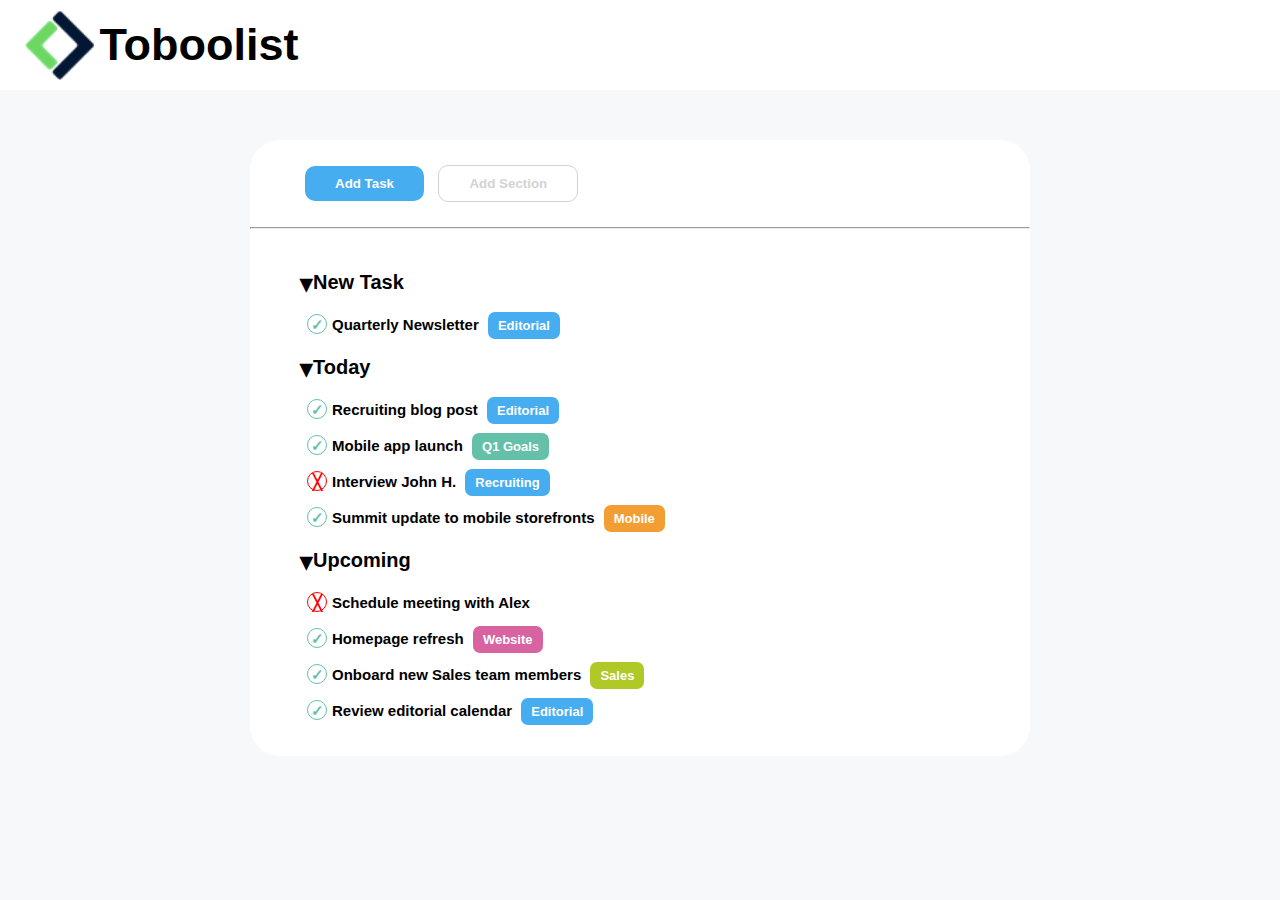
<file: index.html>
<!DOCTYPE html>
<html lang="en">
<head>
    <meta charset="UTF-8">
    <meta http-equiv="X-UA-Compatible" content="IE=edge">
    <meta name="viewport" content="width=device-width, initial-scale=1.0">
    <title>Toboolist- Cose da fare.</title>
    <link rel="stylesheet" href="css/style.css">
</head>

<body>
    <!-- header -->
    <header class="banner">
        <img class="logo-img" src="img/logo.png" alt="logo toboolist">
        <span class="logo-text">Toboolist</span>
    </header>
    <!-- main -->
    <main>

        <div class="container">
            <!-- settore tasti -->
            <div class="content">
                <section class="boxed">
                    <button class="btn btn-1">Add Task</button>
                    <button class="btn btn-2">Add Section</button>
                </section>

                <hr>
            <!-- parte check list -->
                <div class="boxed">
                    <ul>
                        <li class="task-list">
                            <span class="trng" >&#9662;</span>New Task
                            <ul>
                                <li class="list-point">
                                    <span class="icon checked">&check;</span>Quarterly Newsletter
                                    <span class="tag editorial">Editorial</span>
                                </li>
                            </ul>
                        </li>

                        <li class="task-list">
                            <span class="trng">&#9662;</span>Today
                            <ul>
                                <li class="list-point">
                                    <span class="icon checked">&check;</span>Recruiting blog post
                                    <span class="tag editorial">Editorial</span>
                                </li>

                                <li class="list-point">
                                    <span class="icon checked">&check;</span>Mobile app launch
                                    <span class="tag goals">Q1 Goals</span>
                                </li>

                                <li class="list-point">
                                    <span class="icon crossed">&#9587;</span>Interview John H.
                                    <span class="tag recruiting">Recruiting</span>
                                </li>

                                <li class="list-point">
                                    <span class="icon checked">&check;</span>Summit update to mobile storefronts
                                    <span class="tag mobile">Mobile</span>
                                </li>
                            </ul>
                        </li>

                        <li class="task-list">
                            <span class="trng">&#9662;</span>Upcoming
                            <ul>

                                <li class="list-point">
                                    <span class="icon crossed">&#9587;</span>Schedule meeting with Alex
                                </li>
                                
                                <li class="list-point">
                                    <span class="icon checked">&check;</span>Homepage refresh
                                    <span class="tag website">Website</span>
                                </li>

                                <li class="list-point">
                                    <span class="icon checked">&check;</span>Onboard new Sales team members
                                    <span class="tag sales">Sales</span>
                                </li>

                                <li class="list-point">
                                    <span class="icon checked">&check;</span>Review editorial calendar
                                    <span class="tag editorial">Editorial</span>
                                </li>
                            </ul>
                        </li>
                    </ul>
                </div>

            </div>
        </div>
    </main>

    
</body>

</html>
</file>
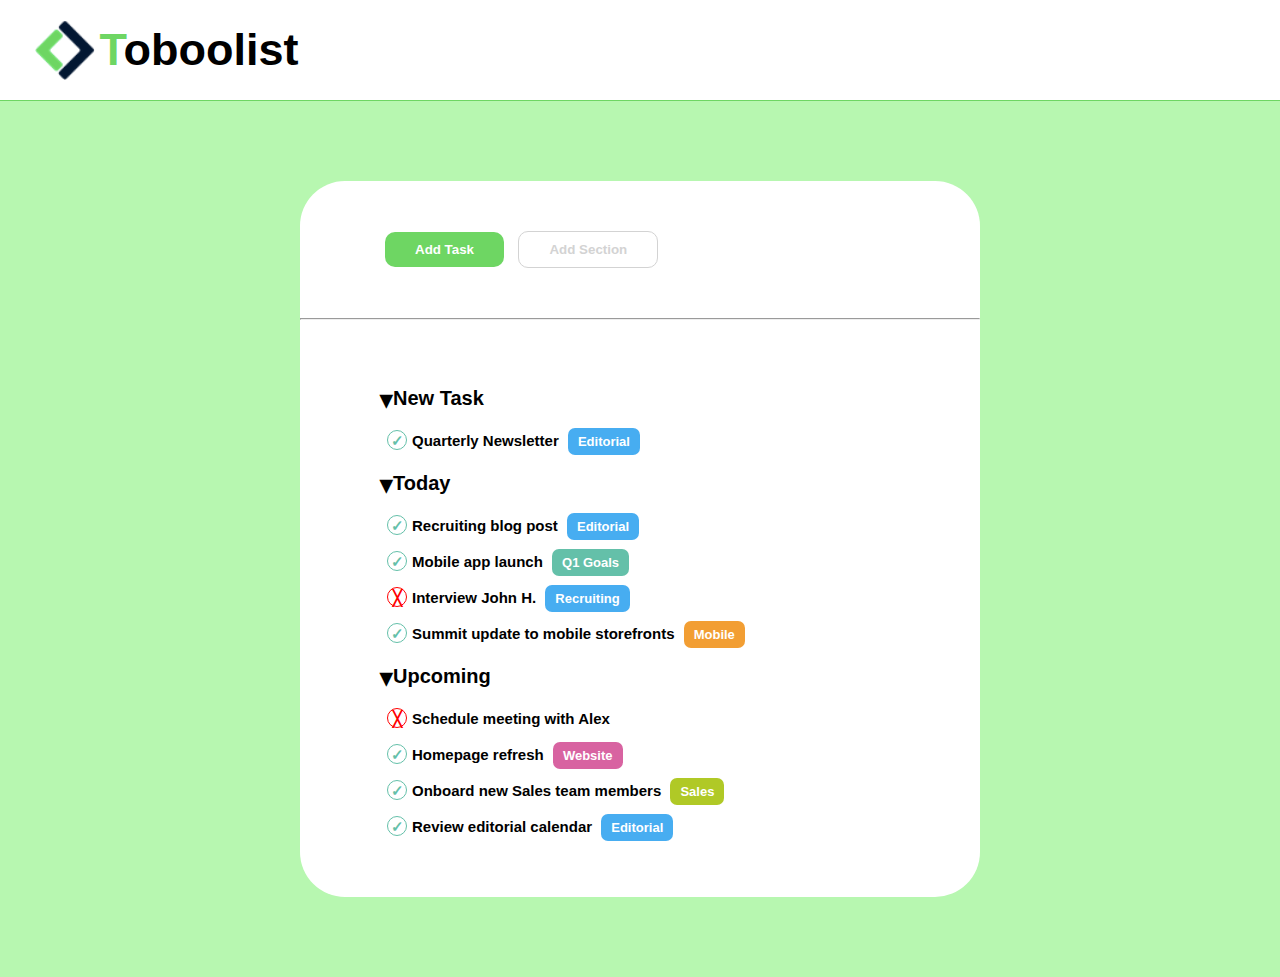
<file: bonus/index.html>
<!DOCTYPE html>
<html lang="en">
<head>
    <meta charset="UTF-8">
    <meta http-equiv="X-UA-Compatible" content="IE=edge">
    <meta name="viewport" content="width=device-width, initial-scale=1.0">
    <title>Toboolist- Cose da fare.</title>
    <link rel="stylesheet" href="css/style.css">
</head>

<body>
    <!-- header -->
    <header class="banner">
        <img class="logo-img" src="img/logo.png" alt="logo toboolist">
        <span class="logo-text">
            <span class="t-text">T</span>oboolist</span>
    </header>
    <!-- main -->
    <main>

        <div class="container">
            <!-- settore tasti -->
            <div class="content">
                <section class="boxed">
                    <button class="btn btn-1">Add Task</button>
                    <button class="btn btn-2">Add Section</button>
                </section>

                <hr>
            <!-- parte check list -->
                <div class="boxed">
                    <ul>
                        <li class="task-list">
                            <span class="trng" >&#9662;</span>New Task
                            <ul>
                                <li class="list-point">
                                    <span class="icon checked">&check;</span>Quarterly Newsletter
                                    <span class="tag editorial">Editorial</span>
                                </li>
                            </ul>
                        </li>

                        <li class="task-list">
                            <span class="trng">&#9662;</span>Today
                            <ul>
                                <li class="list-point">
                                    <span class="icon checked">&check;</span>Recruiting blog post
                                    <span class="tag editorial">Editorial</span>
                                </li>

                                <li class="list-point">
                                    <span class="icon checked">&check;</span>Mobile app launch
                                    <span class="tag goals">Q1 Goals</span>
                                </li>

                                <li class="list-point">
                                    <span class="icon crossed">&#9587;</span>Interview John H.
                                    <span class="tag recruiting">Recruiting</span>
                                </li>

                                <li class="list-point">
                                    <span class="icon checked">&check;</span>Summit update to mobile storefronts
                                    <span class="tag mobile">Mobile</span>
                                </li>
                            </ul>
                        </li>

                        <li class="task-list">
                            <span class="trng">&#9662;</span>Upcoming
                            <ul>

                                <li class="list-point">
                                    <span class="icon crossed">&#9587;</span>Schedule meeting with Alex
                                </li>
                                
                                <li class="list-point">
                                    <span class="icon checked">&check;</span>Homepage refresh
                                    <span class="tag website">Website</span>
                                </li>

                                <li class="list-point">
                                    <span class="icon checked">&check;</span>Onboard new Sales team members
                                    <span class="tag sales">Sales</span>
                                </li>

                                <li class="list-point">
                                    <span class="icon checked">&check;</span>Review editorial calendar
                                    <span class="tag editorial">Editorial</span>
                                </li>
                            </ul>
                        </li>
                    </ul>
                </div>

            </div>
        </div>
    </main>

    
</body>

</html>
</file>
<file: css/style.css>
*{
    margin: 0;
    padding: 0;
    box-sizing: border-box;
    font-family: arial;
}

/* COMMON */
body{
    background-color: #f6f8f9;
}

.container{
    padding: 50px 250px;
}

.content{
    background-color: white;
    border-radius: 30px;
}

.boxed{
    padding: 20px 50px;
}

.task-list{
    list-style: none;
}

.list-point{
    list-style: none;
}

.btn{
    padding:10px 30px;
    margin:5px;
    border-radius: 10px;
    border-style: none;
    font-weight:600;                             
}

.icon{
    display: inline-block;
    text-align: center;
    width: 20px;
    height: 20px;
    line-height: 20px;
    margin-right: 5px;
    border-radius: 50%;
    font-size: 15px

}

.checked{
    color: #64c0a9;
    background-color: white;
    border: 1px solid #64c0a9;
}

.crossed{
    color: red;
    background-color: white;
    border: 1px solid red;
}

/* header */
.banner{
    background-color: white;
    padding: 10px;

}

.logo-img{
    width: 70px;
    margin-left: 15px;
    vertical-align: middle;
}

.logo-text{
    font-size: 45px;
    vertical-align: middle;
    font-weight: 700;
}


/* main */
.btn-1{
    background-color: #47adf1;
    color: white;
}

.btn-2{
    background-color: white;
    border: 1px solid lightgrey;
    color: lightgrey;
}

.btn:active{
    color: black;
}

hr{
    color: #f6f8f9;
}

.task-list{
    margin-top: 20px;
    font-size: 20px;
    font-weight: 600;
    vertical-align: middle;
}

.trng{
    font-size: 25px;
    vertical-align: middle;
}

.list-point{
    margin-left: 7px;
    margin-top: 16px;
    margin-bottom: 16px;
    font-size: 15px;
    font-weight: bold;
}

/* tag categorie */
.tag{
    padding: 6px 10px;
    margin-left: 5px;
    color: white;
    border-radius: 7px;
    font-weight: 600;
    font-size: 13px;
}

.tag:hover{
    padding: 6px 16px;
}

.editorial{
    background-color: #47adf1;  
}

.goals{
    background-color: #64c0a9;;
}

.recruiting{
    background-color: #47adf1;
}

.mobile{
    background-color: #f29e33;
}

.website{
    background-color: #d863a1;
}

.sales{
    background-color: #b0c926;
}
</file>
<file: bonus/css/style.css>
*{
    margin: 0;
    padding: 0;
    box-sizing: border-box;
    font-family: arial;
}

/* COMMON */
body{
    background-color: #b7f7b0;
}

.container{
    padding: 80px 300px;
}

.content{
    background-color: white;
    border-radius: 45px;
}

.boxed{
    padding: 45px 80px;
}

.task-list{
    list-style: none;
}

.list-point{
    list-style: none;
}

.btn{
    padding:10px 30px;
    margin:5px;
    border-radius: 10px;
    border-style: none;
    font-weight:600;                             
}

.icon{
    display: inline-block;
    text-align: center;
    width: 20px;
    height: 20px;
    line-height: 20px;
    margin-right: 5px;
    border-radius: 50%;
    font-size: 15px

}

.checked{
    color: #64c0a9;
    background-color: white;
    border: 1px solid #64c0a9;
}

.crossed{
    color: red;
    background-color: white;
    border: 1px solid red;
}

/* header */
.banner{
    background-color: white;
    padding: 20px;
    border-bottom: 1px solid #6ed663;

}

.logo-img{
    width: 60px;
    margin-left: 15px;
    vertical-align: middle;
}

.logo-text{
    font-size: 45px;
    vertical-align: middle;
    font-weight: bold;
}

.t-text{
    font-size: 45px;
    font-weight: bold;
    color: #6ed663;
}



/* main */
.btn-1{
    background-color: #6ed663;
    color: white;
}

.btn-2{
    background-color: white;
    border: 1px solid lightgrey;
    color: lightgrey;
}

.btn:active{
    color: #6ed663;
    border: 1px solid #6ed663;
    background-color: white;
}

hr{
    color: #f6f8f9;
}

.task-list{
    margin-top: 20px;
    font-size: 20px;
    font-weight: 600;
    vertical-align: middle;
}

.trng{
    font-size: 25px;
    vertical-align: middle;
}

.list-point{
    margin-left: 7px;
    margin-top: 16px;
    margin-bottom: 16px;
    font-size: 15px;
    font-weight: bold;
}

/* tag categorie */
.tag{
    padding: 6px 10px;
    margin-left: 5px;
    color: white;
    border-radius: 7px;
    font-weight: 600;
    font-size: 13px;
}

.tag:hover{
    padding: 6px 16px;
}

.editorial{
    background-color: #47adf1;  
}

.goals{
    background-color: #64c0a9;;
}

.recruiting{
    background-color: #47adf1;
}

.mobile{
    background-color: #f29e33;
}

.website{
    background-color: #d863a1;
}

.sales{
    background-color: #b0c926;
}
</file>
